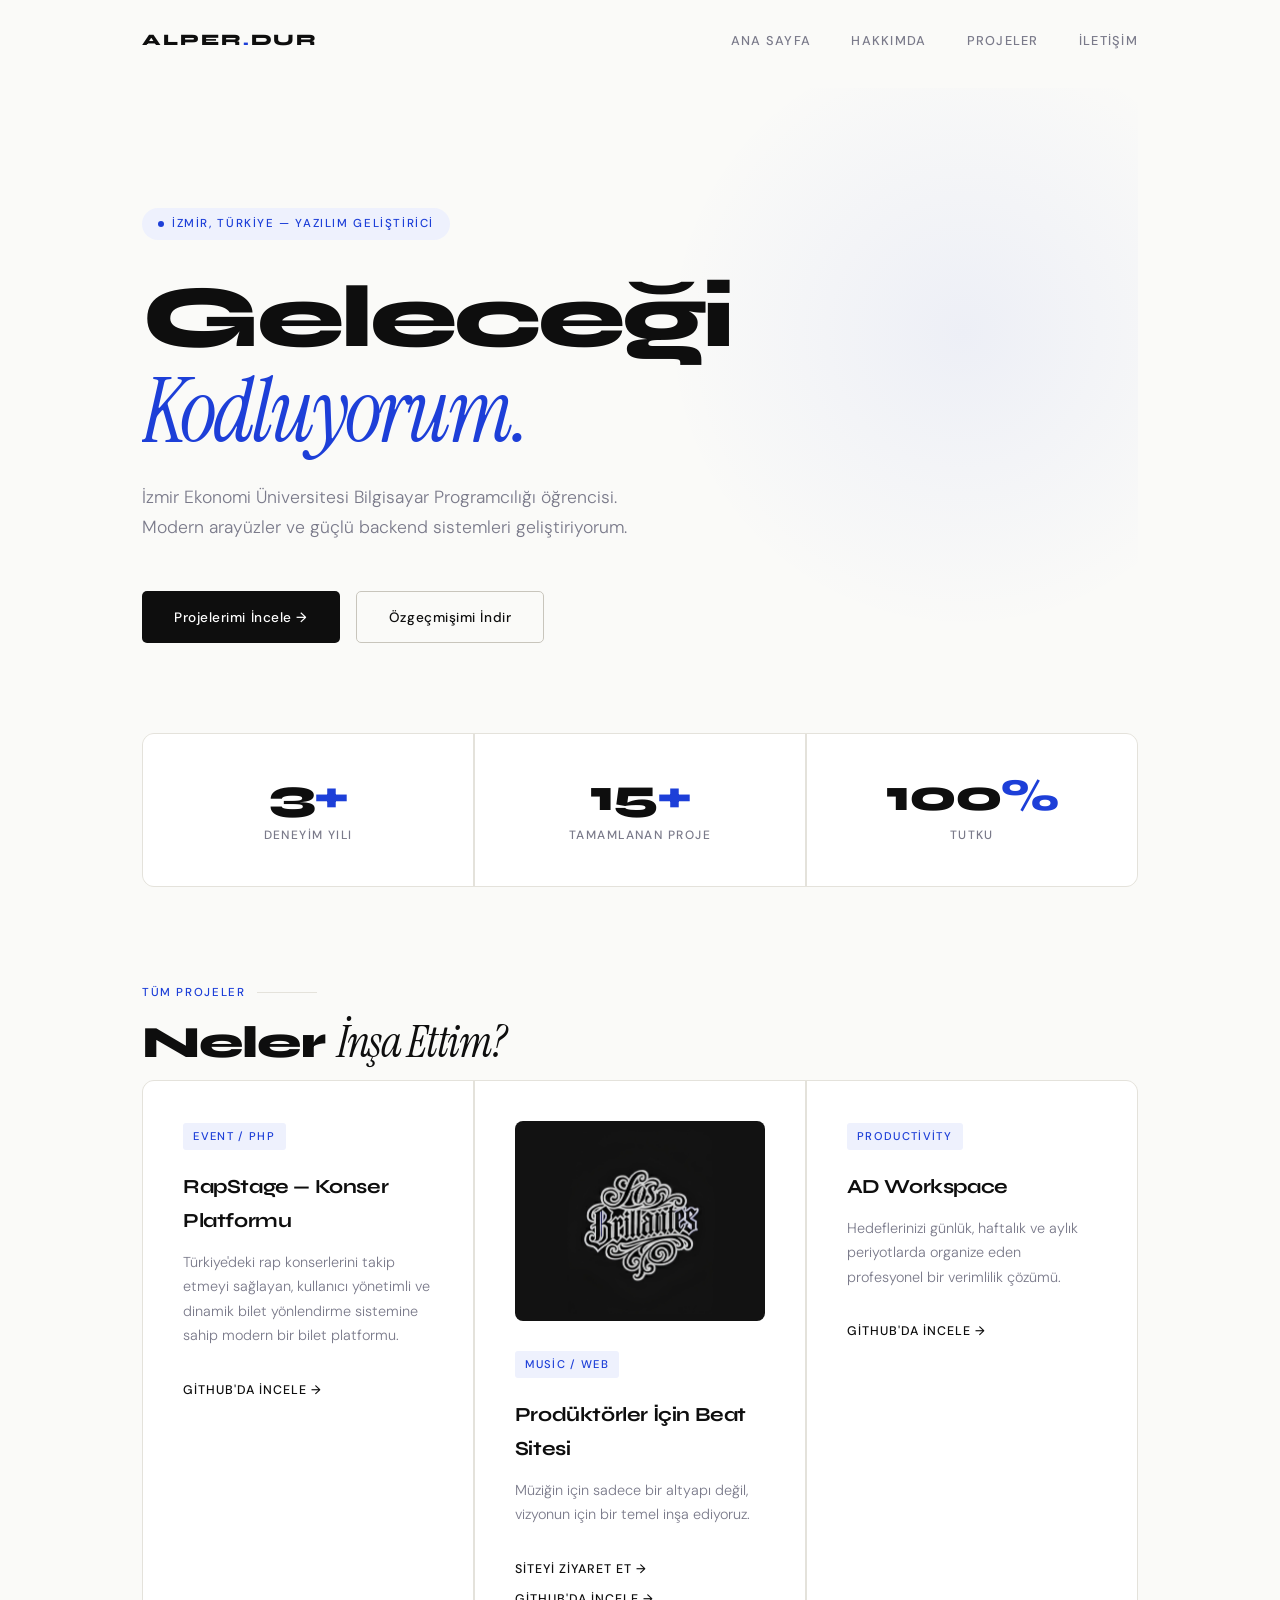
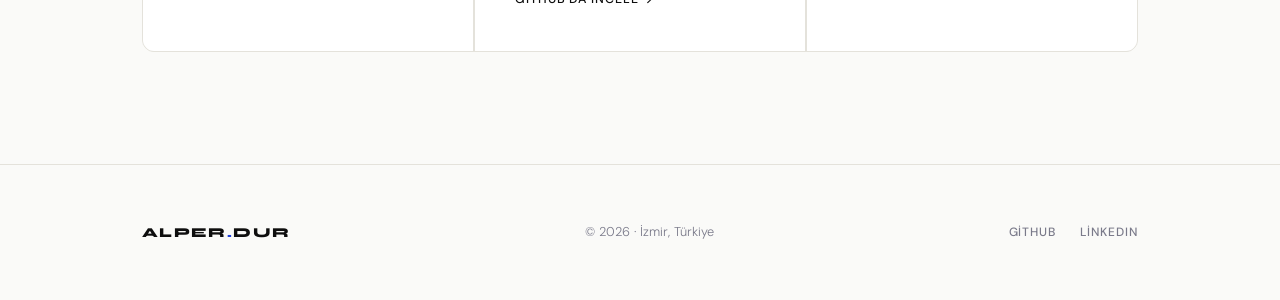
<file: index.html>
<!DOCTYPE html>
<html lang="tr">
<head>
    <meta charset="UTF-8">
    <meta name="viewport" content="width=device-width, initial-scale=1.0">
    <title>Alper Dur | Portfolio</title>
    <link href="https://fonts.googleapis.com/css2?family=Syne:wght@400;600;700;800&family=Instrument+Serif:ital@0;1&family=DM+Sans:ital,opsz,wght@0,9..40,300;0,9..40,400;0,9..40,500;1,9..40,300&display=swap" rel="stylesheet">
    <link rel="stylesheet" href="style.css">
</head>
<body>

   <nav class="navbar" id="navbar">
    <div class="container nav-container">
        <a href="index.html" class="logo">ALPER<span>.</span>DUR</a>
        <ul class="nav-links">
            <li><a href="index.html">Ana Sayfa</a></li>
            <li><a href="about.html">Hakkımda</a></li>
            <li><a href="projects.html">Projeler</a></li>
            <li><a href="contact.html">İletişim</a></li>
        </ul>
        <button class="hamburger" id="mobile-toggle">
            <span></span>
            <span></span>
            <span></span>
        </button>
    </div>
</nav>

    <div class="navbar-spacer"></div>

    <main class="container">

        <!-- HERO -->
        <section class="hero">
            <div class="hero-tag fade-1">İzmir, Türkiye — Yazılım Geliştirici</div>
            <h1 class="fade-2">Geleceği<br><em>Kodluyorum.</em></h1>
            <p class="fade-3">İzmir Ekonomi Üniversitesi Bilgisayar Programcılığı öğrencisi. Modern arayüzler ve güçlü backend sistemleri geliştiriyorum.</p>
            <div class="hero-cta fade-4">
                <a href="projects.html" class="btn-primary">Projelerimi İncele →</a>
                <a href="contact.html" class="btn-secondary">Özgeçmişimi İndir</a>
            </div>
        </section>

        <!-- STATS -->
        <div class="quick-stats fade-5">
            <div class="stat-box">
                <h3>3<span>+</span></h3>
                <p>Deneyim Yılı</p>
            </div>
            <div class="stat-box">
                <h3>15<span>+</span></h3>
                <p>Tamamlanan Proje</p>
            </div>
            <div class="stat-box">
    <h3>100<span>%</span></h3>
    <p>Tutku</p>
</div>
        </div>

    <section class="projects-section">
    <div class="section-label">Tüm Projeler</div>
    <h2 class="section-title">Neler <em>İnşa Ettim?</em></h2>
    
    <div class="projects-grid">
        
        <div class="project-card">
            <span class="project-tag">Event / PHP</span>
            <h3>RapStage — Konser Platformu</h3>
            <p>Türkiye'deki rap konserlerini takip etmeyi sağlayan, kullanıcı yönetimli ve dinamik bilet yönlendirme sistemine sahip modern bir bilet platformu.</p>
            <div style="display:flex; flex-direction:column; gap:0.6rem;">
                <a href="https://github.com/aalperd98-crypto/rapkonserleri" target="_blank" class="project-link">GitHub'da İncele →</a>
            </div>
        </div>
        <div class="project-card">
            <img src="img/los_brillantes.png" alt="Los Brillantes Beat Sitesi" class="project-card-image">
            <span class="project-tag">Music / Web</span>
            <h3>Prodüktörler İçin Beat Sitesi</h3>
            <p>Müziğin için sadece bir altyapı değil, vizyonun için bir temel inşa ediyoruz.</p>
            <div style="display:flex; flex-direction:column; gap:0.6rem;">
                <a href="https://losbrillantes.com/" target="_blank" class="project-link">Siteyi Ziyaret Et →</a>
                <a href="https://github.com/aalperd98-crypto/los-brillantes" target="_blank" class="project-link">GitHub'da İncele →</a>
            </div>
        </div>

        <div class="project-card">
            <span class="project-tag">Productivity</span>
            <h3>AD Workspace</h3>
            <p>Hedeflerinizi günlük, haftalık ve aylık periyotlarda organize eden profesyonel bir verimlilik çözümü.</p>
            <div style="display:flex; flex-direction:column; gap:0.6rem;">
                <a href="https://github.com/aalperd98-crypto/todolist" target="_blank" class="project-link">GitHub'da İncele →</a>
            </div>
        </div>

        

    </div>
</section>

    </main>

    <footer>
        <div class="container footer-inner">
            <a href="index.html" class="footer-logo">ALPER<span>.</span>DUR</a>
            <span class="footer-copy">© 2026 · İzmir, Türkiye</span>
            <div class="social-links">
                <a href="#">GitHub</a>
                <a href="#">LinkedIn</a>
            </div>
        </div>
    </footer>

  <script>
    const navbar = document.getElementById('navbar');
    const mobileToggle = document.getElementById('mobile-toggle');
    const navLinks = document.querySelector('.nav-links');

    // Sayfa kaydırma efekti
    window.addEventListener('scroll', () => {
        navbar.classList.toggle('scrolled', window.scrollY > 30);
    });

    // Mobil menü aç/kapat (Tıklama hatasını önlemek için kontrol eklendi)
    if (mobileToggle) {
        mobileToggle.addEventListener('click', (e) => {
            e.stopPropagation(); // Tıklamanın dışarı taşmasını önle
            navLinks.classList.toggle('mobile-active');
        });
    }

    // Menü dışına tıklandığında kapat
    document.addEventListener('click', (e) => {
        if (navLinks.classList.contains('mobile-active') && !navbar.contains(e.target)) {
            navLinks.classList.remove('mobile-active');
        }
    });
</script>

</body>
</html>
</file>
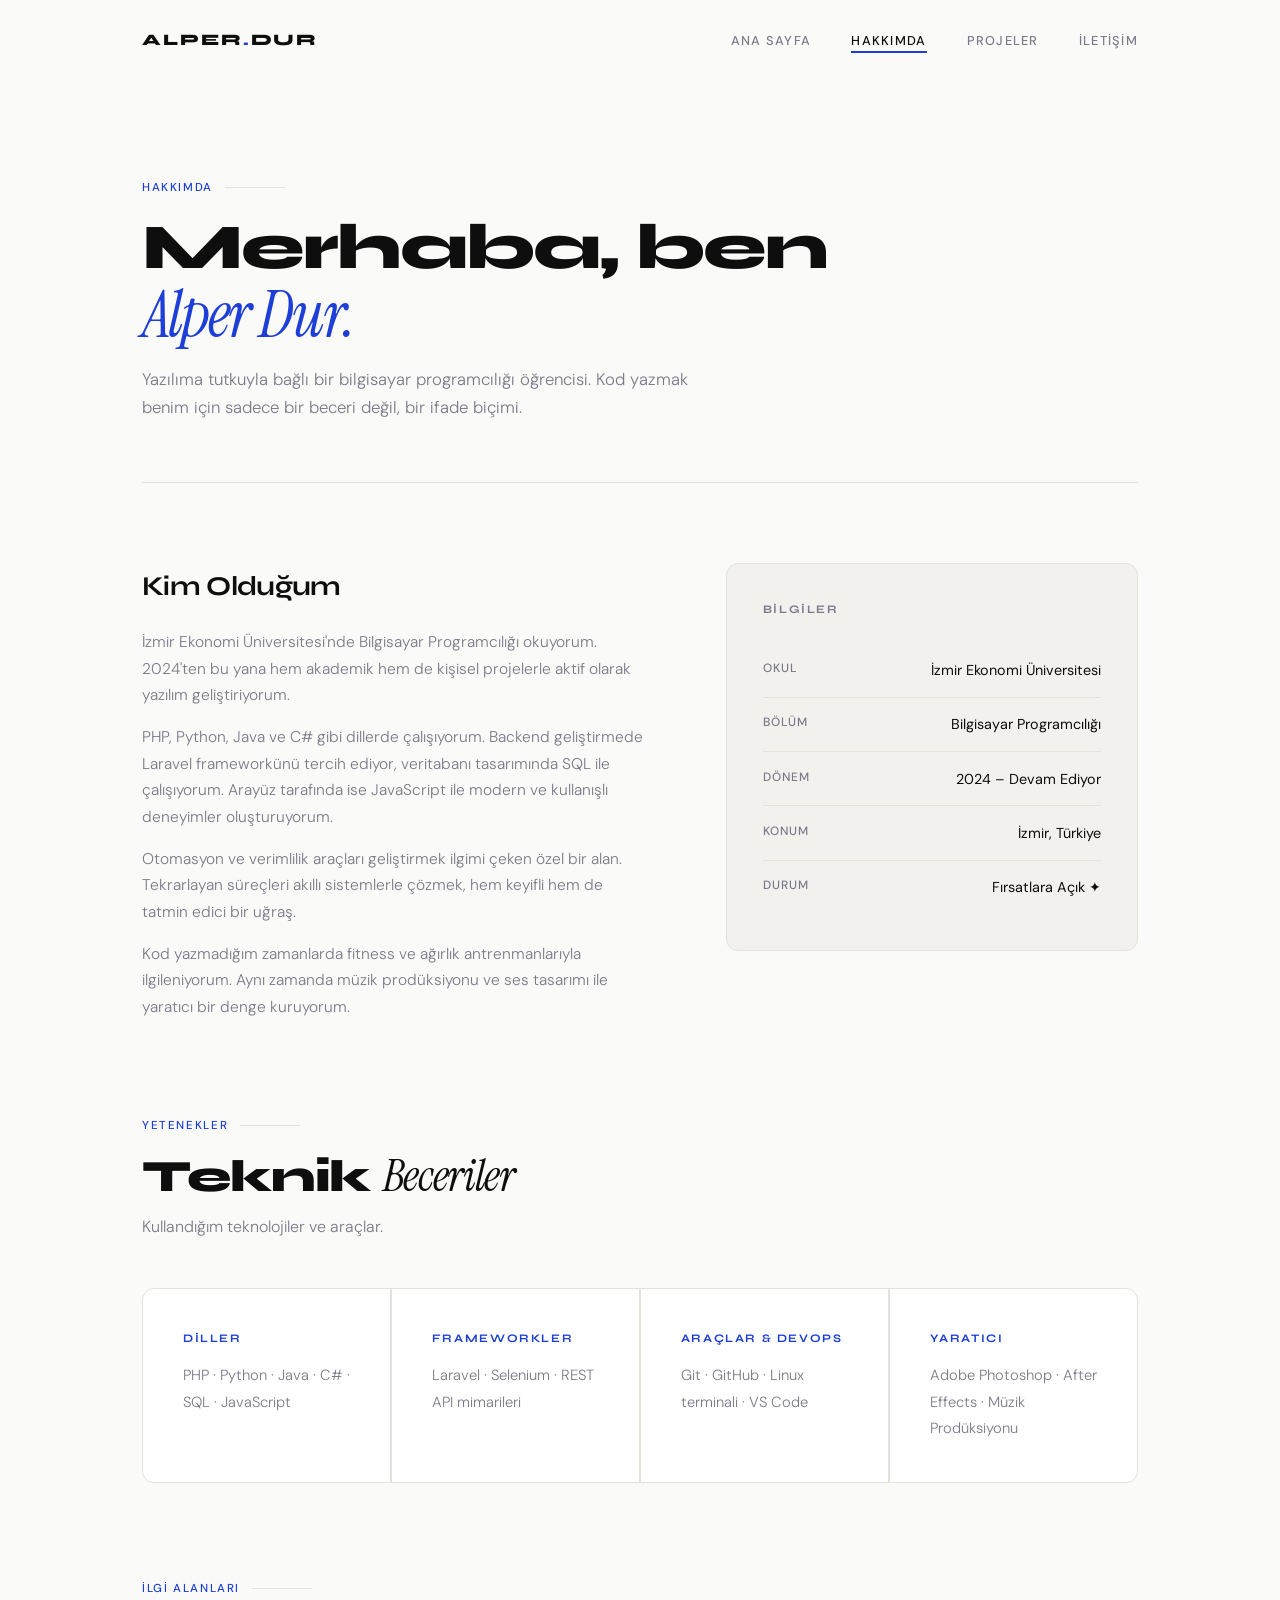
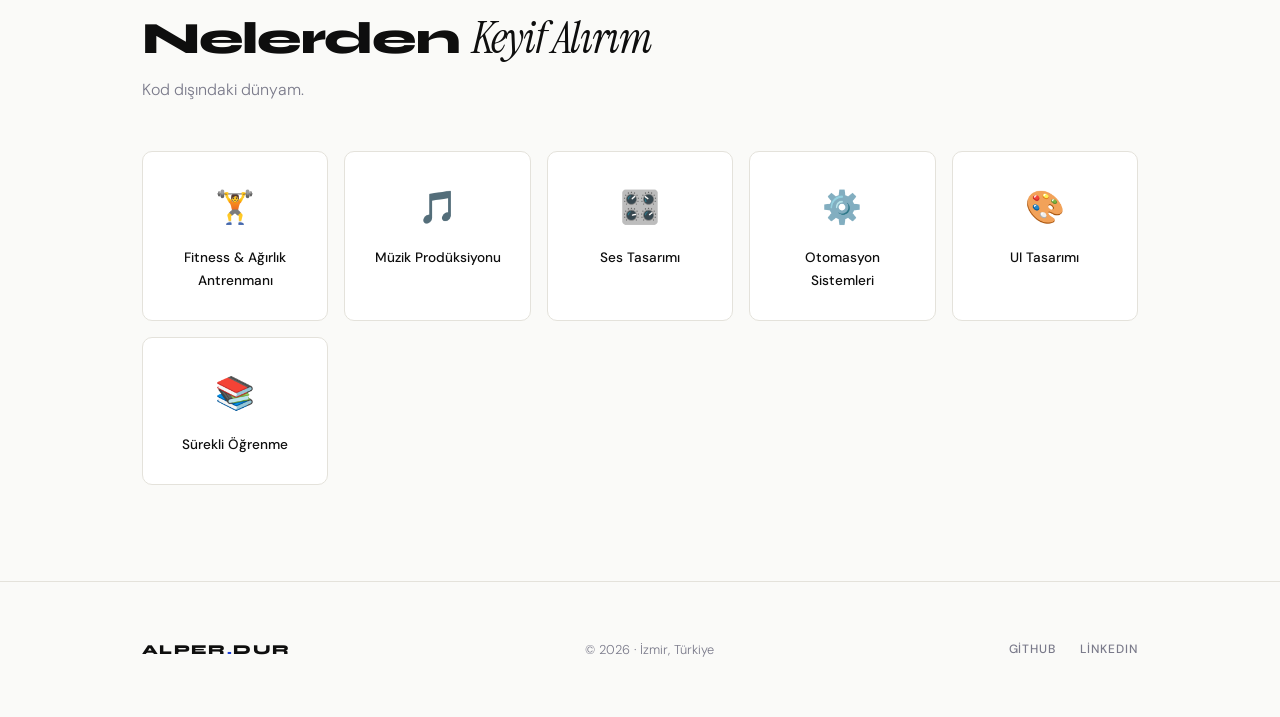
<file: about.html>
<!DOCTYPE html>
<html lang="tr">
<head>
    <meta charset="UTF-8">
    <meta name="viewport" content="width=device-width, initial-scale=1.0">
    <title>Hakkımda | Alper Dur</title>
    <link href="https://fonts.googleapis.com/css2?family=Syne:wght@400;600;700;800&family=Instrument+Serif:ital@0;1&family=DM+Sans:ital,opsz,wght@0,9..40,300;0,9..40,400;0,9..40,500;1,9..40,300&display=swap" rel="stylesheet">
    <link rel="stylesheet" href="style.css">
</head>
<body>

    <nav class="navbar" id="navbar">
        <div class="container nav-container">
            <a href="index.html" class="logo">ALPER<span>.</span>DUR</a>
            <ul class="nav-links">
                <li><a href="index.html">Ana Sayfa</a></li>
                <li><a href="about.html" class="active">Hakkımda</a></li>
                <li><a href="projects.html">Projeler</a></li>
                <li><a href="contact.html">İletişim</a></li>
            </ul>
            <button class="hamburger" id="mobile-toggle">
    <span></span>
    <span></span>
    <span></span>
</button>
        </div>
    </nav>

    <div class="navbar-spacer"></div>

    <main class="container">

        <!-- PAGE HERO -->
        <div class="page-hero">
            <div class="section-label fade-1">Hakkımda</div>
            <h1 class="fade-2">Merhaba, ben<br><em>Alper Dur.</em></h1>
            <p class="fade-3">Yazılıma tutkuyla bağlı bir bilgisayar programcılığı öğrencisi. Kod yazmak benim için sadece bir beceri değil, bir ifade biçimi.</p>
        </div>

        <!-- ABOUT GRID -->
        <div class="about-grid">

            <div class="about-text fade-3">
                <h2>Kim Olduğum</h2>
                <p>
                    İzmir Ekonomi Üniversitesi'nde Bilgisayar Programcılığı okuyorum. 2024'ten bu yana hem akademik hem de kişisel projelerle aktif olarak yazılım geliştiriyorum.
                </p>
                <p>
                    PHP, Python, Java ve C# gibi dillerde çalışıyorum. Backend geliştirmede Laravel frameworkünü tercih ediyor, veritabanı tasarımında SQL ile çalışıyorum. Arayüz tarafında ise JavaScript ile modern ve kullanışlı deneyimler oluşturuyorum.
                </p>
                <p>
                    Otomasyon ve verimlilik araçları geliştirmek ilgimi çeken özel bir alan. Tekrarlayan süreçleri akıllı sistemlerle çözmek, hem keyifli hem de tatmin edici bir uğraş.
                </p>
                <p>
                    Kod yazmadığım zamanlarda fitness ve ağırlık antrenmanlarıyla ilgileniyorum. Aynı zamanda müzik prodüksiyonu ve ses tasarımı ile yaratıcı bir denge kuruyorum.
                </p>
            </div>

            <div class="about-info-block fade-4">
                <h4>Bilgiler</h4>
                <div class="info-row">
                    <span class="info-label">Okul</span>
                    <span class="info-value">İzmir Ekonomi Üniversitesi</span>
                </div>
                <div class="info-row">
                    <span class="info-label">Bölüm</span>
                    <span class="info-value">Bilgisayar Programcılığı</span>
                </div>
                <div class="info-row">
                    <span class="info-label">Dönem</span>
                    <span class="info-value">2024 – Devam Ediyor</span>
                </div>
                <div class="info-row">
                    <span class="info-label">Konum</span>
                    <span class="info-value">İzmir, Türkiye</span>
                </div>
                <div class="info-row">
                    <span class="info-label">Durum</span>
                    <span class="info-value">Fırsatlara Açık ✦</span>
                </div>
            </div>

        </div>

        <!-- SKILLS -->
        <section class="skills-section">
            <div class="section-label">Yetenekler</div>
            <h2 class="section-title">Teknik <em>Beceriler</em></h2>
            <p class="section-sub">Kullandığım teknolojiler ve araçlar.</p>

            <div class="skills-grid">
                <div class="skill-item">
                    <h4>Diller</h4>
                    <p>PHP · Python · Java · C# · SQL · JavaScript</p>
                </div>
                <div class="skill-item">
                    <h4>Frameworkler</h4>
                    <p>Laravel · Selenium · REST API mimarileri</p>
                </div>
                <div class="skill-item">
                    <h4>Araçlar & DevOps</h4>
                    <p>Git · GitHub · Linux terminali · VS Code</p>
                </div>
                <div class="skill-item">
                    <h4>Yaratıcı</h4>
                    <p>Adobe Photoshop · After Effects · Müzik Prodüksiyonu</p>
                </div>
            </div>
        </section>

        <!-- INTERESTS -->
        <section class="interests-section">
            <div class="section-label">İlgi Alanları</div>
            <h2 class="section-title">Nelerden <em>Keyif Alırım</em></h2>
            <p class="section-sub">Kod dışındaki dünyam.</p>

            <div class="interests-grid">
                <div class="interest-card">
                    <span class="interest-icon">🏋️</span>
                    <p>Fitness & Ağırlık Antrenmanı</p>
                </div>
                <div class="interest-card">
                    <span class="interest-icon">🎵</span>
                    <p>Müzik Prodüksiyonu</p>
                </div>
                <div class="interest-card">
                    <span class="interest-icon">🎛️</span>
                    <p>Ses Tasarımı</p>
                </div>
                <div class="interest-card">
                    <span class="interest-icon">⚙️</span>
                    <p>Otomasyon Sistemleri</p>
                </div>
                <div class="interest-card">
                    <span class="interest-icon">🎨</span>
                    <p>UI Tasarımı</p>
                </div>
                <div class="interest-card">
                    <span class="interest-icon">📚</span>
                    <p>Sürekli Öğrenme</p>
                </div>
            </div>
        </section>

    </main>

    <footer>
        <div class="container footer-inner">
            <a href="index.html" class="footer-logo">ALPER<span>.</span>DUR</a>
            <span class="footer-copy">© 2026 · İzmir, Türkiye</span>
            <div class="social-links">
                <a href="#">GitHub</a>
                <a href="#">LinkedIn</a>
            </div>
        </div>
    </footer>

   <script>
    const navbar = document.getElementById('navbar');
    const mobileToggle = document.getElementById('mobile-toggle');
    const navLinks = document.querySelector('.nav-links');

   
    window.addEventListener('scroll', () => {
        navbar.classList.toggle('scrolled', window.scrollY > 30);
    });

   
    if (mobileToggle) {
        mobileToggle.addEventListener('click', (e) => {
            e.stopPropagation(); // Tıklamanın dışarı taşmasını önle
            navLinks.classList.toggle('mobile-active');
        });
    }


    document.addEventListener('click', (e) => {
        if (navLinks.classList.contains('mobile-active') && !navbar.contains(e.target)) {
            navLinks.classList.remove('mobile-active');
        }
    });
</script>

</body>
</html>
</file>
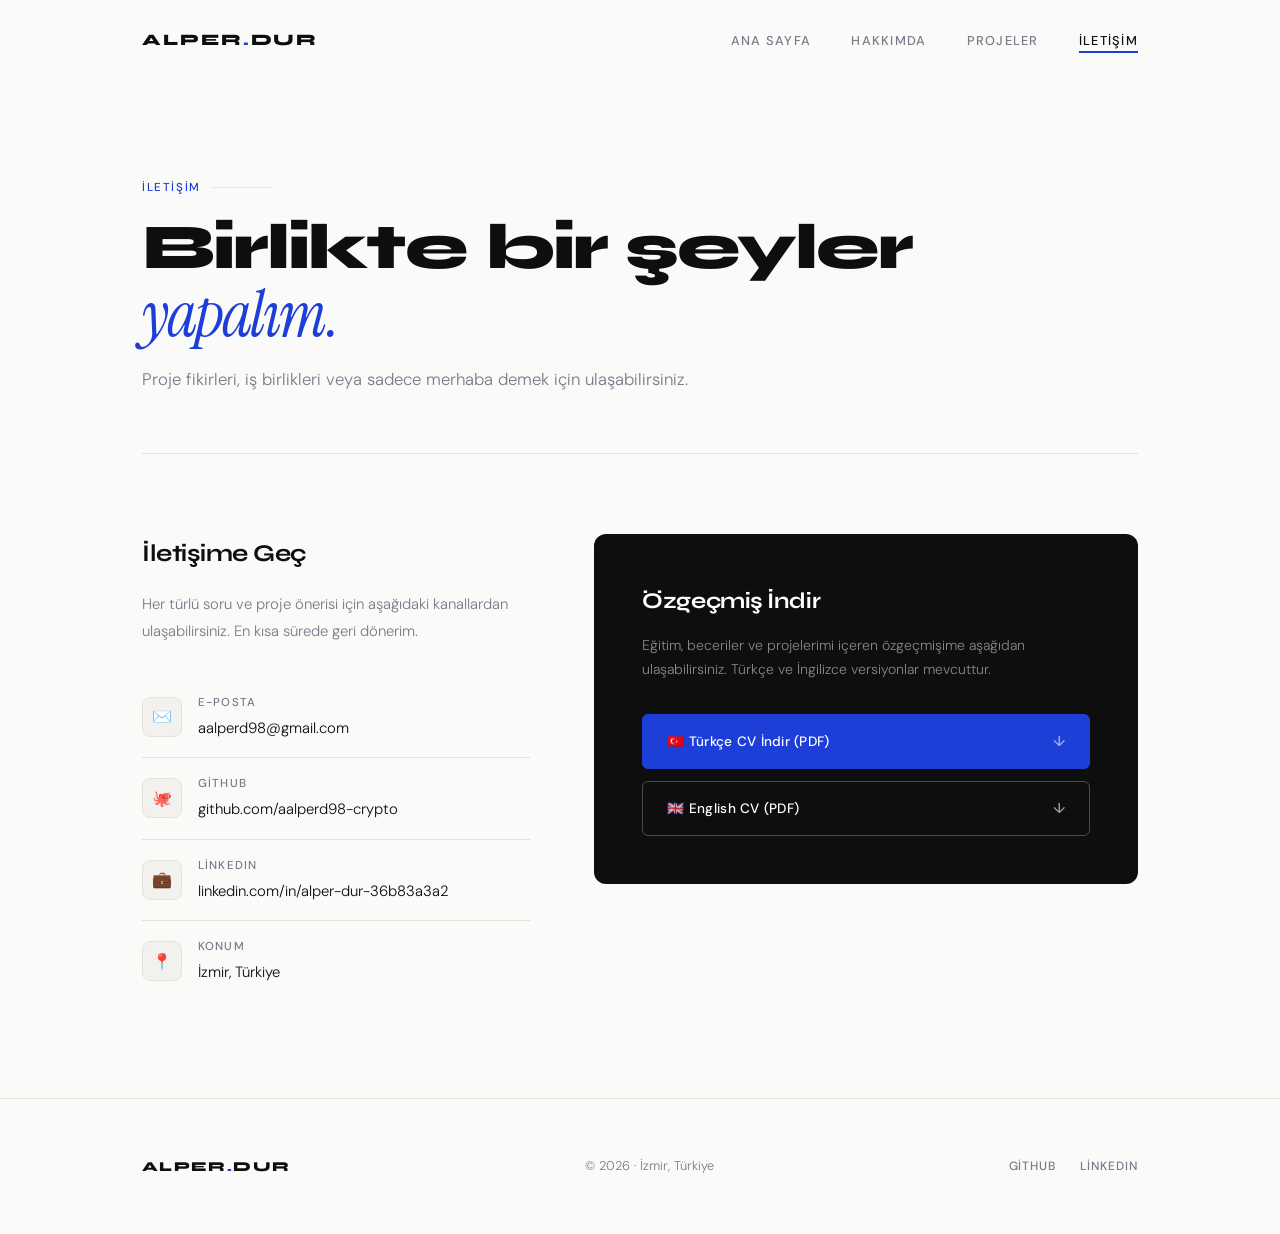
<file: contact.html>
<!DOCTYPE html>
<html lang="tr">
<head>
    <meta charset="UTF-8">
    <meta name="viewport" content="width=device-width, initial-scale=1.0">
    <title>İletişim | Alper Dur</title>
    <link href="https://fonts.googleapis.com/css2?family=Syne:wght@400;600;700;800&family=Instrument+Serif:ital@0;1&family=DM+Sans:ital,opsz,wght@0,9..40,300;0,9..40,400;0,9..40,500;1,9..40,300&display=swap" rel="stylesheet">
    <link rel="stylesheet" href="style.css">
</head>
<body>

    <nav class="navbar" id="navbar">
        <div class="container nav-container">
            <a href="index.html" class="logo">ALPER<span>.</span>DUR</a>
            <ul class="nav-links">
                <li><a href="index.html">Ana Sayfa</a></li>
                <li><a href="about.html">Hakkımda</a></li>
                <li><a href="projects.html">Projeler</a></li>
                <li><a href="contact.html" class="active">İletişim</a></li>
            </ul>
            <button class="hamburger" id="mobile-toggle">
    <span></span>
    <span></span>
    <span></span>
</button>
        </div>
    </nav>

    <div class="navbar-spacer"></div>

    <main class="container">

        <!-- PAGE HERO -->
        <div class="page-hero">
            <div class="section-label fade-1">İletişim</div>
            <h1 class="fade-2">Birlikte bir şeyler<br><em>yapalım.</em></h1>
            <p class="fade-3">Proje fikirleri, iş birlikleri veya sadece merhaba demek için ulaşabilirsiniz.</p>
        </div>

        <!-- CONTACT SECTION -->
        <section class="contact-section">
            <div class="contact-grid">

                <!-- LEFT: contact links -->
                <div class="contact-info fade-3">
                    <h2>İletişime Geç</h2>
                    <p>Her türlü soru ve proje önerisi için aşağıdaki kanallardan ulaşabilirsiniz. En kısa sürede geri dönerim.</p>

                    <a href="mailto:aalperd98@gmail.com" class="contact-link-item">
                        <div class="contact-icon">✉️</div>
                        <div>
                            <span class="contact-label">E-posta</span>
                            <span class="contact-value">aalperd98@gmail.com</span>
                        </div>
                    </a>

                    <a href="https://github.com/aalperd98-crypto" target="_blank" class="contact-link-item">
                        <div class="contact-icon">🐙</div>
                        <div>
                            <span class="contact-label">GitHub</span>
                            <span class="contact-value">github.com/aalperd98-crypto</span>
                        </div>
                    </a>

                    <a href="https://www.linkedin.com/in/alper-dur-36b83a3a2" target="_blank" class="contact-link-item">
                        <div class="contact-icon">💼</div>
                        <div>
                            <span class="contact-label">LinkedIn</span>
                            <span class="contact-value">linkedin.com/in/alper-dur-36b83a3a2</span>
                        </div>
                    </a>

                    <a href="#" class="contact-link-item">
                        <div class="contact-icon">📍</div>
                        <div>
                            <span class="contact-label">Konum</span>
                            <span class="contact-value">İzmir, Türkiye</span>
                        </div>
                    </a>
                </div>

                <!-- RIGHT: CV download -->
                <div class="cv-section fade-4">
                    <h3>Özgeçmiş İndir</h3>
                    <p>Eğitim, beceriler ve projelerimi içeren özgeçmişime aşağıdan ulaşabilirsiniz. Türkçe ve İngilizce versiyonlar mevcuttur.</p>
                    <div class="cv-buttons">
                        <a href="Alper_Dur_CV_TR.pdf" class="btn-cv tr" download>
                            <span>🇹🇷 Türkçe CV İndir (PDF)</span>
                            <span class="cv-arrow">↓</span>
                        </a>
                        <a href="Alper_Dur_CV_EN.pdf" class="btn-cv en" download>
                            <span>🇬🇧 English CV (PDF)</span>
                            <span class="cv-arrow">↓</span>
                        </a>
                    </div>
                </div>

            </div>
        </section>

    </main>

    <footer>
        <div class="container footer-inner">
            <a href="index.html" class="footer-logo">ALPER<span>.</span>DUR</a>
            <span class="footer-copy">© 2026 · İzmir, Türkiye</span>
            <div class="social-links">
                <a href="https://github.com/aalperd98-crypto" target="_blank">GitHub</a>
                <a href="https://www.linkedin.com/in/alper-dur-36b83a3a2" target="_blank">LinkedIn</a>
            </div>
        </div>
    </footer>

    <script>
    const navbar = document.getElementById('navbar');
    const mobileToggle = document.getElementById('mobile-toggle');
    const navLinks = document.querySelector('.nav-links');

    // Sayfa kaydırma efekti
    window.addEventListener('scroll', () => {
        navbar.classList.toggle('scrolled', window.scrollY > 30);
    });

    if (mobileToggle) {
        mobileToggle.addEventListener('click', (e) => {
            e.stopPropagation(); // Tıklamanın dışarı taşmasını önle
            navLinks.classList.toggle('mobile-active');
        });
    }

  t
    document.addEventListener('click', (e) => {
        if (navLinks.classList.contains('mobile-active') && !navbar.contains(e.target)) {
            navLinks.classList.remove('mobile-active');
        }
    });
</script>

</body>
</html>
</file>
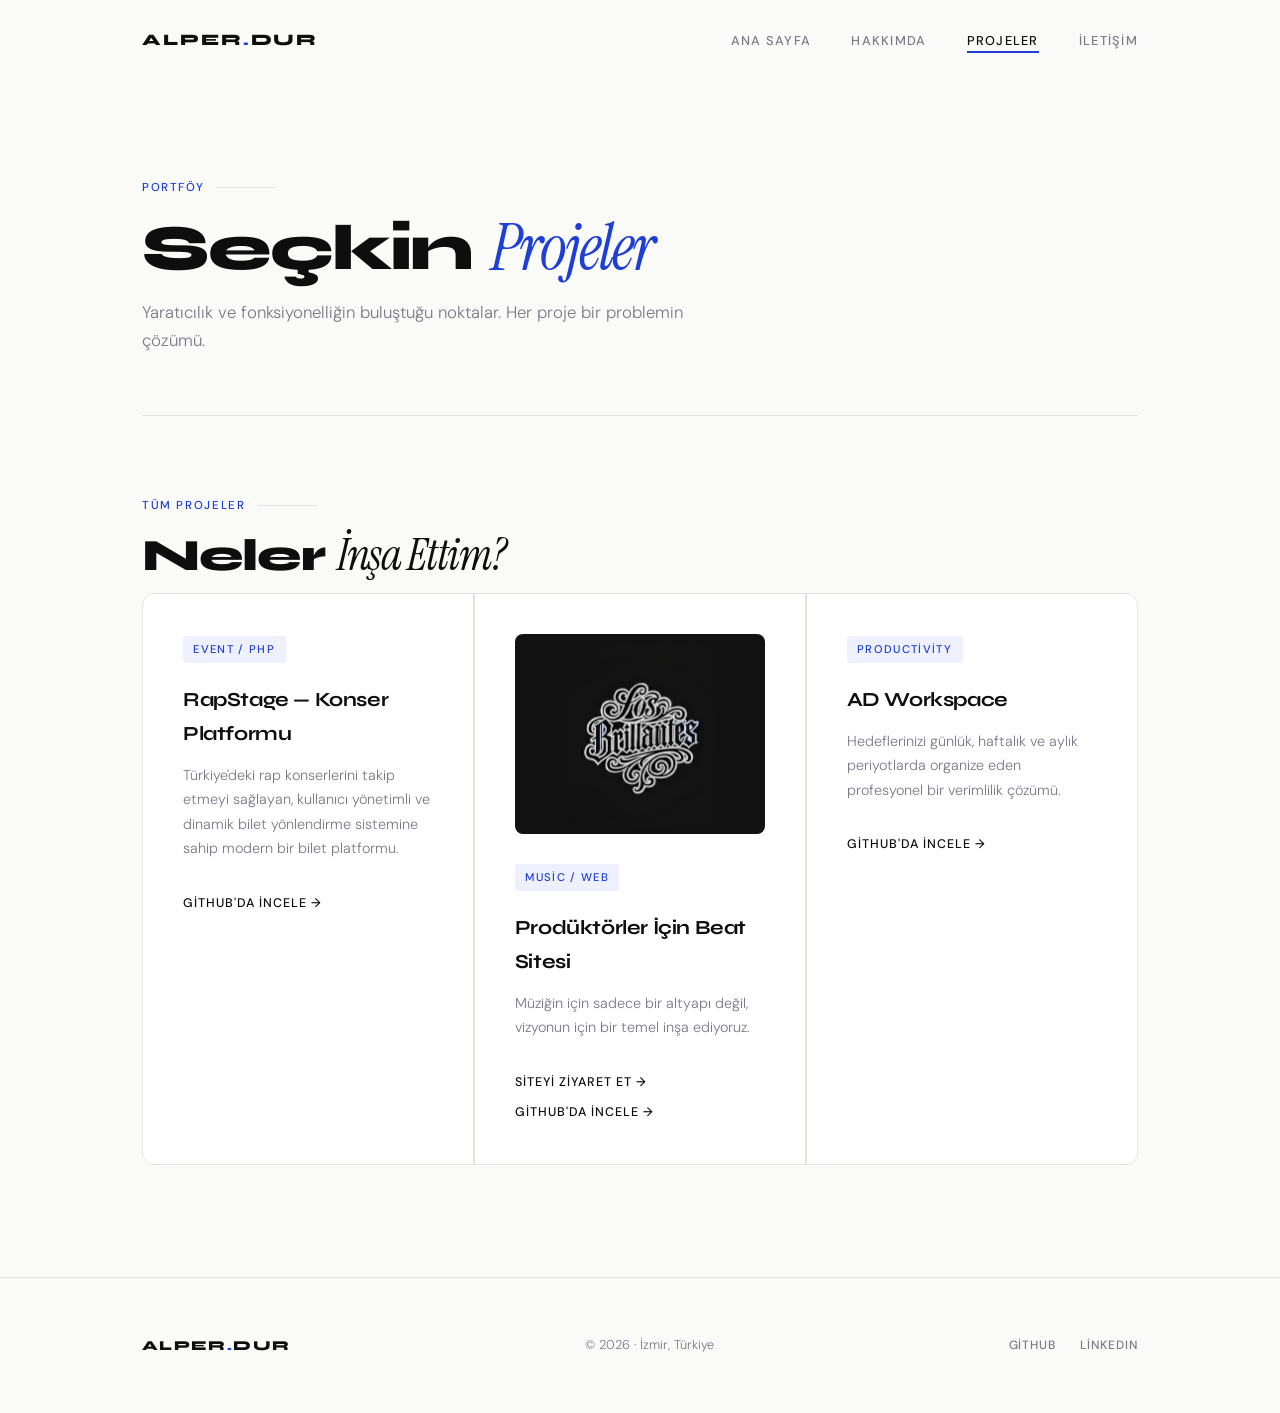
<file: projects.html>
<!DOCTYPE html>
<html lang="tr">
<head>
    <meta charset="UTF-8">
    <meta name="viewport" content="width=device-width, initial-scale=1.0">
    <title>Projeler | Alper Dur</title>
    <link href="https://fonts.googleapis.com/css2?family=Syne:wght@400;600;700;800&family=Instrument+Serif:ital@0;1&family=DM+Sans:ital,opsz,wght@0,9..40,300;0,9..40,400;0,9..40,500;1,9..40,300&display=swap" rel="stylesheet">
    <link rel="stylesheet" href="style.css">
</head>
<body>

    <nav class="navbar" id="navbar">
        <div class="container nav-container">
            <a href="index.html" class="logo">ALPER<span>.</span>DUR</a>
            <ul class="nav-links">
                <li><a href="index.html">Ana Sayfa</a></li>
                <li><a href="about.html">Hakkımda</a></li>
                <li><a href="projects.html" class="active">Projeler</a></li>
                <li><a href="contact.html">İletişim</a></li>
            </ul>
            <button class="hamburger" id="mobile-toggle">
    <span></span>
    <span></span>
    <span></span>
</button>
        </div>
    </nav>

    <div class="navbar-spacer"></div>

    <main class="container">

        <!-- PAGE HERO -->
        <div class="page-hero">
            <div class="section-label fade-1">Portföy</div>
            <h1 class="fade-2">Seçkin <em>Projeler</em></h1>
            <p class="fade-3">Yaratıcılık ve fonksiyonelliğin buluştuğu noktalar. Her proje bir problemin çözümü.</p>
        </div>

        <section class="projects-section">
    <div class="section-label">Tüm Projeler</div>
    <h2 class="section-title">Neler <em>İnşa Ettim?</em></h2>
    
    <div class="projects-grid">
        
        <div class="project-card">
            <span class="project-tag">Event / PHP</span>
            <h3>RapStage — Konser Platformu</h3>
            <p>Türkiye'deki rap konserlerini takip etmeyi sağlayan, kullanıcı yönetimli ve dinamik bilet yönlendirme sistemine sahip modern bir bilet platformu.</p>
            <div style="display:flex; flex-direction:column; gap:0.6rem;">
                <a href="https://github.com/aalperd98-crypto/rapkonserleri" target="_blank" class="project-link">GitHub'da İncele →</a>
            </div>
        </div>
 <div class="project-card">
            <img src="img/los_brillantes.png" alt="Los Brillantes Beat Sitesi" class="project-card-image">
            <span class="project-tag">Music / Web</span>
            <h3>Prodüktörler İçin Beat Sitesi</h3>
            <p>Müziğin için sadece bir altyapı değil, vizyonun için bir temel inşa ediyoruz.</p>
            <div style="display:flex; flex-direction:column; gap:0.6rem;">
                <a href="https://losbrillantes.com/" target="_blank" class="project-link">Siteyi Ziyaret Et →</a>
                <a href="https://github.com/aalperd98-crypto/los-brillantes" target="_blank" class="project-link">GitHub'da İncele →</a>
            </div>
        </div>
        <div class="project-card">
            <span class="project-tag">Productivity</span>
            <h3>AD Workspace</h3>
            <p>Hedeflerinizi günlük, haftalık ve aylık periyotlarda organize eden profesyonel bir verimlilik çözümü.</p>
            <div style="display:flex; flex-direction:column; gap:0.6rem;">
                <a href="https://github.com/aalperd98-crypto/todolist" target="_blank" class="project-link">GitHub'da İncele →</a>
            </div>
        </div>

       

    </div>
</section>

    </main>

    <footer>
        <div class="container footer-inner">
            <a href="index.html" class="footer-logo">ALPER<span>.</span>DUR</a>
            <span class="footer-copy">© 2026 · İzmir, Türkiye</span>
            <div class="social-links">
                <a href="#">GitHub</a>
                <a href="#">LinkedIn</a>
            </div>
        </div>
    </footer>

    <script>
    const navbar = document.getElementById('navbar');
    const mobileToggle = document.getElementById('mobile-toggle');
    const navLinks = document.querySelector('.nav-links');

    window.addEventListener('scroll', () => {
        navbar.classList.toggle('scrolled', window.scrollY > 30);
    });

   
    if (mobileToggle) {
        mobileToggle.addEventListener('click', (e) => {
            e.stopPropagation(); // Tıklamanın dışarı taşmasını önle
            navLinks.classList.toggle('mobile-active');
        });
    }

   
    document.addEventListener('click', (e) => {
        if (navLinks.classList.contains('mobile-active') && !navbar.contains(e.target)) {
            navLinks.classList.remove('mobile-active');
        }
    });
</script>

</body>
</html>
</file>
<file: style.css>
/* ============================================
   ALPER DUR PORTFOLIO — Editorial Light Theme
   ============================================ */

@import url('https://fonts.googleapis.com/css2?family=Syne:wght@400;600;700;800&family=Instrument+Serif:ital@0;1&family=DM+Sans:ital,opsz,wght@0,9..40,300;0,9..40,400;0,9..40,500;1,9..40,300&display=swap');

:root {
    --bg:         #fafaf8;
    --bg-2:       #f2f1ee;
    --bg-card:    #ffffff;
    --ink:        #0e0e0e;
    --accent:     #1d3fd8;
    --accent-soft:#eef1fd;
    --muted:      #7a7a8a;
    --border:     #e4e2db;
    --border-dark:#c8c5bc;
    --ease:       cubic-bezier(0.4, 0, 0.2, 1);
}

*, *::before, *::after { margin:0; padding:0; box-sizing:border-box; }
html { scroll-behavior: smooth; }

body {
    background: var(--bg);
    color: var(--ink);
    font-family: 'DM Sans', sans-serif;
    font-weight: 300;
    line-height: 1.7;
    -webkit-font-smoothing: antialiased;
    overflow-x: hidden;
}

.container { max-width: 1060px; margin: 0 auto; padding: 0 2rem; }

/* ── NAVBAR ───────────────────────── */
.navbar {
    position: fixed;
    top: 0; width: 100%;
    z-index: 900;
    padding: 1.6rem 0;
    transition: all 0.4s var(--ease);
}
.navbar.scrolled {
    background: rgba(250,250,248,0.92);
    backdrop-filter: blur(20px);
    padding: 1rem 0;
    border-bottom: 1px solid var(--border);
    box-shadow: 0 2px 8px rgba(0,0,0,0.05);
}
.nav-container { display:flex; justify-content:space-between; align-items:center; }

.logo {
    font-family: 'Syne', sans-serif;
    font-size: 1rem;
    font-weight: 800;
    color: var(--ink);
    text-decoration: none;
    letter-spacing: 0.12em;
    text-transform: uppercase;
}
.logo span { color: var(--accent); }

.nav-links { display:flex; list-style:none; gap:2.5rem; }
.nav-links a {
    color: var(--muted);
    text-decoration: none;
    font-size: 0.8rem;
    font-weight: 500;
    letter-spacing: 0.1em;
    text-transform: uppercase;
    position: relative;
    transition: color 0.3s var(--ease);
}
.nav-links a::after {
    content:''; position:absolute; bottom:-4px; left:0;
    width:0; height:1.5px; background:var(--accent);
    transition: width 0.3s var(--ease);
}
.nav-links a:hover { color:var(--ink); }
.nav-links a:hover::after { width:100%; }
.nav-links a.active { color:var(--ink); }
.nav-links a.active::after { width:100%; }

/* Hamburger — masaüstünde gizli */
.hamburger {
    display: none;
    flex-direction: column;
    gap: 5px;
    background: none;
    border: none;
    cursor: pointer;
    padding: 10px;
    z-index: 1001;
}
.hamburger span {
    display: block;
    width: 25px;
    height: 2px;
    background-color: #0e0e0e;
    transition: 0.3s;
}

.navbar-spacer { height: 88px; }

/* ── ANIMATIONS ─────────────────── */
@keyframes fadeUp {
    from { opacity:0; transform:translateY(22px); }
    to   { opacity:1; transform:translateY(0); }
}
.fade-1 { animation: fadeUp 0.7s var(--ease) 0.1s both; }
.fade-2 { animation: fadeUp 0.7s var(--ease) 0.2s both; }
.fade-3 { animation: fadeUp 0.7s var(--ease) 0.3s both; }
.fade-4 { animation: fadeUp 0.7s var(--ease) 0.4s both; }
.fade-5 { animation: fadeUp 0.7s var(--ease) 0.5s both; }

/* ── HERO ─────────────────────────── */
.hero {
    padding: 120px 0 90px;
    position: relative;
    overflow: hidden;
}
.hero::before {
    content:'';
    position:absolute; top:-80px; right:-150px;
    width:650px; height:650px;
    background: radial-gradient(circle, rgba(29,63,216,0.06) 0%, transparent 65%);
    pointer-events:none;
}

.hero-tag {
    display: inline-flex;
    align-items: center;
    gap: 0.5rem;
    font-size: 0.72rem;
    font-weight: 500;
    letter-spacing: 0.14em;
    text-transform: uppercase;
    color: var(--accent);
    background: var(--accent-soft);
    padding: 0.4rem 1rem;
    border-radius: 100px;
    margin-bottom: 2rem;
}
.hero-tag::before {
    content:''; width:6px; height:6px;
    border-radius:50%; background:var(--accent);
    animation: pulse 2s infinite;
}
@keyframes pulse {
    0%,100% { opacity:1; transform:scale(1); }
    50%      { opacity:0.4; transform:scale(0.7); }
}

.hero h1 {
    font-family: 'Syne', sans-serif;
    font-size: clamp(3rem, 7vw, 5.5rem);
    font-weight: 800;
    line-height: 1.05;
    letter-spacing: -0.035em;
    color: var(--ink);
    margin-bottom: 1.5rem;
}
.hero h1 em {
    font-family: 'Instrument Serif', serif;
    font-style: italic;
    font-weight: 400;
    color: var(--accent);
}

.hero p {
    font-size: 1.1rem;
    color: var(--muted);
    max-width: 520px;
    margin-bottom: 3rem;
}

.hero-cta { display:flex; gap:1rem; flex-wrap:wrap; }

/* ── BUTTONS ──────────────────────── */
.btn-primary {
    display: inline-flex;
    align-items: center;
    gap: 0.5rem;
    padding: 0.85rem 2rem;
    background: var(--ink);
    color: #fff;
    text-decoration: none;
    font-size: 0.85rem;
    font-weight: 500;
    letter-spacing: 0.04em;
    border-radius: 5px;
    transition: all 0.3s var(--ease);
}
.btn-primary:hover {
    background: var(--accent);
    transform: translateY(-2px);
    box-shadow: 0 8px 20px rgba(29,63,216,0.22);
}

.btn-secondary {
    display: inline-flex;
    align-items: center;
    gap: 0.5rem;
    padding: 0.85rem 2rem;
    background: transparent;
    color: var(--ink);
    text-decoration: none;
    font-size: 0.85rem;
    font-weight: 500;
    letter-spacing: 0.04em;
    border: 1.5px solid var(--border-dark);
    border-radius: 5px;
    transition: all 0.3s var(--ease);
}
.btn-secondary:hover {
    border-color: var(--ink);
    background: var(--bg-2);
    transform: translateY(-2px);
}

/* ── STATS ─────────────────────────── */
.quick-stats {
    display: grid;
    grid-template-columns: repeat(3, 1fr);
    gap: 1.5px;
    background: var(--border);
    border: 1.5px solid var(--border);
    border-radius: 12px;
    overflow: hidden;
    margin-bottom: 6rem;
}
.stat-box {
    background: var(--bg-card);
    padding: 2.5rem 2rem;
    text-align: center;
    transition: background 0.3s var(--ease);
}
.stat-box:hover { background: var(--bg-2); }
.stat-box h3 {
    font-family: 'Syne', sans-serif;
    font-size: 2.8rem;
    font-weight: 800;
    color: var(--ink);
    letter-spacing: -0.04em;
    line-height: 1;
    margin-bottom: 0.4rem;
}
.stat-box h3 span { color: var(--accent); }
.stat-box p {
    font-size: 0.75rem;
    text-transform: uppercase;
    letter-spacing: 0.12em;
    color: var(--muted);
    font-weight: 500;
}

/* ── SECTION LABELS ────────────────── */
.section-label {
    display: flex;
    align-items: center;
    gap: 0.75rem;
    font-size: 0.72rem;
    font-weight: 500;
    letter-spacing: 0.14em;
    text-transform: uppercase;
    color: var(--accent);
    margin-bottom: 1rem;
}
.section-label::after {
    content:''; flex:1; height:1px;
    background:var(--border); max-width:60px;
}
.section-title {
    font-family: 'Syne', sans-serif;
    font-size: clamp(1.8rem, 4vw, 2.8rem);
    font-weight: 800;
    color: var(--ink);
    letter-spacing: -0.03em;
    line-height: 1.1;
    margin-bottom: 0.75rem;
}
.section-title em {
    font-family: 'Instrument Serif', serif;
    font-style: italic;
    font-weight: 400;
}
.section-sub { color:var(--muted); font-size:1rem; margin-bottom:3rem; }

/* ── PROJECTS ──────────────────────── */
.projects-section { padding: 0 0 7rem; }
.projects-grid {
    display: grid;
    grid-template-columns: repeat(auto-fit, minmax(300px, 1fr));
    gap: 1.5px;
    background: var(--border);
    border: 1.5px solid var(--border);
    border-radius: 12px;
    overflow: hidden;
}
.project-card {
    background: var(--bg-card);
    padding: 2.5rem;
    transition: background 0.3s var(--ease);
    position: relative;
    overflow: hidden;
    text-decoration: none;
    color: inherit;
    display: block;
}
.project-card::after {
    content:''; position:absolute;
    bottom:0; left:0;
    width:0; height:2px;
    background:var(--accent);
    transition: width 0.4s var(--ease);
}
.project-card:hover { background: var(--bg-2); }
.project-card:hover::after { width:100%; }

.project-tag {
    display: inline-block;
    font-size: 0.7rem;
    font-weight: 500;
    letter-spacing: 0.12em;
    text-transform: uppercase;
    color: var(--accent);
    background: var(--accent-soft);
    padding: 0.25rem 0.65rem;
    border-radius: 3px;
    margin-bottom: 1.25rem;
}
.project-card h3 {
    font-family: 'Syne', sans-serif;
    font-size: 1.25rem;
    font-weight: 700;
    color: var(--ink);
    margin-bottom: 0.75rem;
    letter-spacing: -0.02em;
}
.project-card p {
    font-size: 0.9rem;
    color: var(--muted);
    margin-bottom: 2rem;
    line-height: 1.7;
}
.project-link {
    font-size: 0.78rem;
    font-weight: 500;
    letter-spacing: 0.08em;
    color: var(--ink);
    text-decoration: none;
    text-transform: uppercase;
    display: inline-flex;
    align-items: center;
    gap: 0.4rem;
    transition: gap 0.3s var(--ease), color 0.3s var(--ease);
}
.project-card:hover .project-link { color:var(--accent); gap:0.8rem; }

.project-card-image {
    width: 100%;
    height: 200px;
    object-fit: cover;
    border-radius: 8px;
    margin-bottom: 1.75rem;
    display: block;
    background: #111;
}

/* ── PAGE HERO ─────────────────────── */
.page-hero {
    padding: 90px 0 60px;
    border-bottom: 1px solid var(--border);
    margin-bottom: 5rem;
}
.page-hero h1 {
    font-family: 'Syne', sans-serif;
    font-size: clamp(2.5rem, 6vw, 4rem);
    font-weight: 800;
    letter-spacing: -0.03em;
    color: var(--ink);
    line-height: 1.05;
    margin-bottom: 1rem;
}
.page-hero h1 em {
    font-family: 'Instrument Serif', serif;
    font-style: italic;
    font-weight: 400;
    color: var(--accent);
}
.page-hero p { font-size:1.05rem; color:var(--muted); max-width:560px; }

/* ── ABOUT GRID ────────────────────── */
.about-grid {
    display: grid;
    grid-template-columns: 1.1fr 0.9fr;
    gap: 5rem;
    margin-bottom: 5rem;
    align-items: start;
}
.about-text h2 {
    font-family: 'Syne', sans-serif;
    font-size: 1.7rem;
    font-weight: 700;
    letter-spacing: -0.025em;
    margin-bottom: 1.25rem;
    color: var(--ink);
}
.about-text p { color:var(--muted); margin-bottom:1rem; font-size:0.97rem; }

.about-info-block {
    background: var(--bg-2);
    border: 1.5px solid var(--border);
    border-radius: 12px;
    padding: 2.25rem;
    position: sticky;
    top: 110px;
}
.about-info-block h4 {
    font-family: 'Syne', sans-serif;
    font-size: 0.72rem;
    font-weight: 700;
    letter-spacing: 0.14em;
    text-transform: uppercase;
    color: var(--muted);
    margin-bottom: 1.5rem;
}
.info-row {
    display: flex;
    justify-content: space-between;
    align-items: flex-start;
    padding: 0.9rem 0;
    border-bottom: 1px solid var(--border);
    gap: 1rem;
}
.info-row:last-child { border-bottom:none; }
.info-label {
    font-size: 0.75rem;
    font-weight: 500;
    letter-spacing: 0.08em;
    text-transform: uppercase;
    color: var(--muted);
    min-width: 80px;
}
.info-value { font-size:0.9rem; color:var(--ink); font-weight:400; text-align:right; }

/* ── SKILLS ─────────────────────────── */
.skills-section { margin-bottom: 6rem; }
.skills-grid {
    display: grid;
    grid-template-columns: repeat(auto-fit, minmax(240px, 1fr));
    gap: 1.5px;
    background: var(--border);
    border: 1.5px solid var(--border);
    border-radius: 12px;
    overflow: hidden;
}
.skill-item {
    background: var(--bg-card);
    padding: 2.5rem;
    transition: background 0.3s var(--ease);
}
.skill-item:hover { background: var(--bg-2); }
.skill-item h4 {
    font-family: 'Syne', sans-serif;
    font-size: 0.72rem;
    font-weight: 700;
    letter-spacing: 0.14em;
    text-transform: uppercase;
    color: var(--accent);
    margin-bottom: 0.85rem;
}
.skill-item p { font-size:0.92rem; color:var(--muted); line-height:1.8; }

/* ── INTERESTS ──────────────────────── */
.interests-section { margin-bottom: 6rem; }
.interests-grid {
    display: grid;
    grid-template-columns: repeat(auto-fit, minmax(180px, 1fr));
    gap: 1rem;
}
.interest-card {
    border: 1.5px solid var(--border);
    border-radius: 10px;
    padding: 1.75rem;
    text-align: center;
    transition: all 0.3s var(--ease);
    background: var(--bg-card);
}
.interest-card:hover {
    border-color: var(--accent);
    background: var(--accent-soft);
    transform: translateY(-3px);
}
.interest-icon { font-size:2rem; margin-bottom:0.75rem; display:block; }
.interest-card p { font-size:0.85rem; font-weight:500; color:var(--ink); }

/* ── CONTACT ────────────────────────── */
.contact-section { padding: 0 0 6rem; }
.contact-grid {
    display: grid;
    grid-template-columns: 1fr 1.4fr;
    gap: 4rem;
    align-items: start;
}
.contact-info h2 {
    font-family: 'Syne', sans-serif;
    font-size: 1.5rem;
    font-weight: 700;
    letter-spacing: -0.02em;
    color: var(--ink);
    margin-bottom: 1rem;
}
.contact-info p { color:var(--muted); font-size:0.93rem; margin-bottom:2rem; line-height:1.8; }

.contact-link-item {
    display: flex;
    align-items: center;
    gap: 1rem;
    padding: 1rem 0;
    border-bottom: 1px solid var(--border);
    text-decoration: none;
    color: var(--ink);
    transition: color 0.3s var(--ease);
}
.contact-link-item:last-child { border-bottom:none; }
.contact-link-item:hover { color:var(--accent); }

.contact-icon {
    width:40px; height:40px;
    background: var(--bg-2);
    border: 1px solid var(--border);
    border-radius: 8px;
    display: flex;
    align-items: center;
    justify-content: center;
    font-size: 1rem;
    flex-shrink: 0;
    transition: all 0.3s var(--ease);
}
.contact-link-item:hover .contact-icon {
    background: var(--accent-soft);
    border-color: var(--accent);
}
.contact-label {
    font-size: 0.72rem;
    text-transform: uppercase;
    letter-spacing: 0.1em;
    color: var(--muted);
    font-weight: 500;
    display: block;
    margin-bottom: 0.1rem;
}
.contact-value { font-size:0.93rem; color:var(--ink); }

/* ── CV SECTION ─────────────────────── */
.cv-section {
    background: var(--ink);
    border-radius: 12px;
    padding: 3rem;
    color: #fff;
}
.cv-section h3 {
    font-family: 'Syne', sans-serif;
    font-size: 1.4rem;
    font-weight: 700;
    letter-spacing: -0.02em;
    margin-bottom: 0.75rem;
}
.cv-section p { font-size:0.88rem; color:rgba(255,255,255,0.5); margin-bottom:2rem; line-height:1.75; }

.cv-buttons { display:flex; flex-direction:column; gap:0.75rem; }

.btn-cv {
    display: inline-flex;
    align-items: center;
    justify-content: space-between;
    padding: 0.9rem 1.5rem;
    border-radius: 6px;
    font-size: 0.85rem;
    font-weight: 500;
    letter-spacing: 0.02em;
    text-decoration: none;
    transition: all 0.3s var(--ease);
}
.btn-cv.tr {
    background: var(--accent);
    color: #fff;
    border: 1.5px solid var(--accent);
}
.btn-cv.tr:hover { background:#1630b0; transform:translateY(-2px); }
.btn-cv.en {
    background: transparent;
    color: #fff;
    border: 1.5px solid rgba(255,255,255,0.25);
}
.btn-cv.en:hover {
    background: rgba(255,255,255,0.1);
    border-color: rgba(255,255,255,0.45);
    transform: translateY(-2px);
}
.cv-arrow { font-size:0.9rem; opacity:0.6; }

/* ── FOOTER ─────────────────────────── */
footer { padding:3.5rem 0; border-top:1px solid var(--border); }
.footer-inner {
    display: flex;
    justify-content: space-between;
    align-items: center;
    flex-wrap: wrap;
    gap: 1rem;
}
.footer-logo {
    font-family: 'Syne', sans-serif;
    font-size: 0.85rem;
    font-weight: 800;
    letter-spacing: 0.1em;
    text-transform: uppercase;
    color: var(--ink);
    text-decoration: none;
}
.footer-logo span { color:var(--accent); }
.footer-copy { font-size:0.8rem; color:var(--muted); }
.social-links { display:flex; gap:1.5rem; }
.social-links a {
    font-size: 0.75rem;
    font-weight: 500;
    letter-spacing: 0.08em;
    text-transform: uppercase;
    color: var(--muted);
    text-decoration: none;
    transition: color 0.3s var(--ease);
}
.social-links a:hover { color:var(--ink); }

hr.divider { border:none; border-top:1px solid var(--border); margin:5rem 0; }

/* ── RESPONSIVE ─────────────────────── */
@media (max-width: 768px) {
    .quick-stats { grid-template-columns: repeat(3, 1fr); }
    .stat-box { padding: 1.5rem 0.5rem; }
    .stat-box h3 { font-size: 1.8rem; }
    .stat-box p { font-size: 0.62rem; letter-spacing: 0.05em; }
    .about-grid  { grid-template-columns: 1fr; gap:3rem; }
    .about-info-block { position:static; }
    .contact-grid { grid-template-columns: 1fr; gap:3rem; }
    .footer-inner { flex-direction:column; text-align:center; }
}

/* ── MOBİL MENÜ (sadece 480px ve altı) ── */
@media (max-width: 480px) {
    .hamburger {
        display: flex;
    }
    .nav-container {
        position: relative;
    }
    .nav-links {
        display: none;
        flex-direction: column;
        position: absolute;
        top: 100%;
        left: 0;
        width: 100%;
        background: #fafaf8;
        padding: 20px 0;
        border-bottom: 1px solid #e4e2db;
        box-shadow: 0 5px 15px rgba(0,0,0,0.05);
        z-index: 1000;
    }
    .nav-links.active,
    .nav-links.mobile-active {
        display: flex;
    }
    .nav-links li {
        margin: 10px 0;
        text-align: center;
    }
    .projects-grid { grid-template-columns: 1fr; }
    .skills-grid { grid-template-columns: 1fr; }
    .interests-grid { grid-template-columns: repeat(2, 1fr); }
}
</file>
